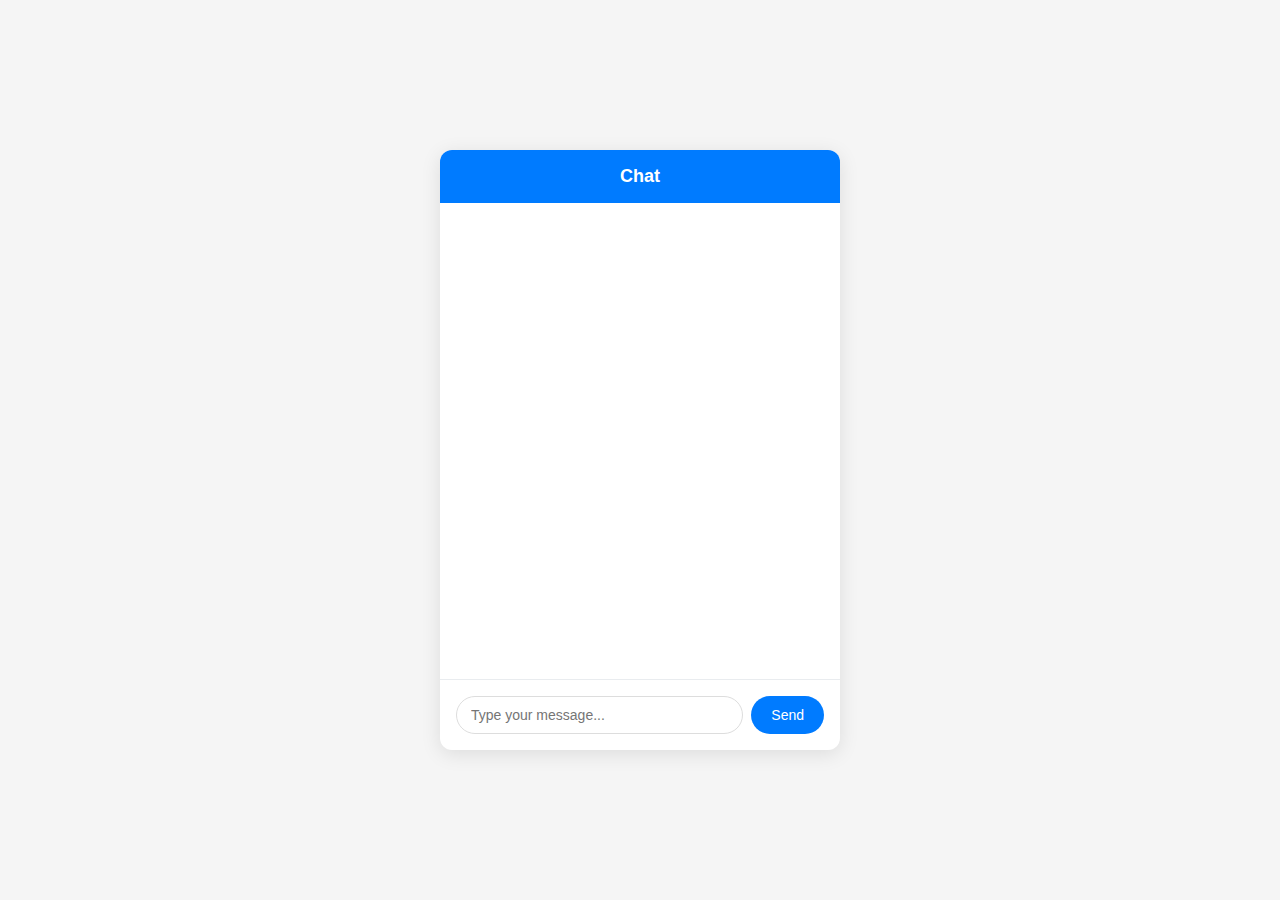
<file: project/index.html>
<!DOCTYPE html>
<html lang="en">
<head>
    <meta charset="UTF-8">
    <meta name="viewport" content="width=device-width, initial-scale=1.0">
    <title>Simple Chat</title>
    <link rel="stylesheet" href="styles.css">
   
</head>
<body>
    <div class="chat-container">
        <div class="chat-header">
            <h2>Chat</h2>
        </div>
        
        <div class="chat-messages" id="chatMessages">
            
        </div>
        
        <div class="chat-input">
            <input type="text" id="messageInput" placeholder="Type your message..." maxlength="500">
            <button id="sendButton">Send</button>
        </div>
    </div>
    <script src="https://cdn.socket.io/4.7.2/socket.io.min.js"></script>
    <script src="script.js"></script>
</body>
</html>
</file>
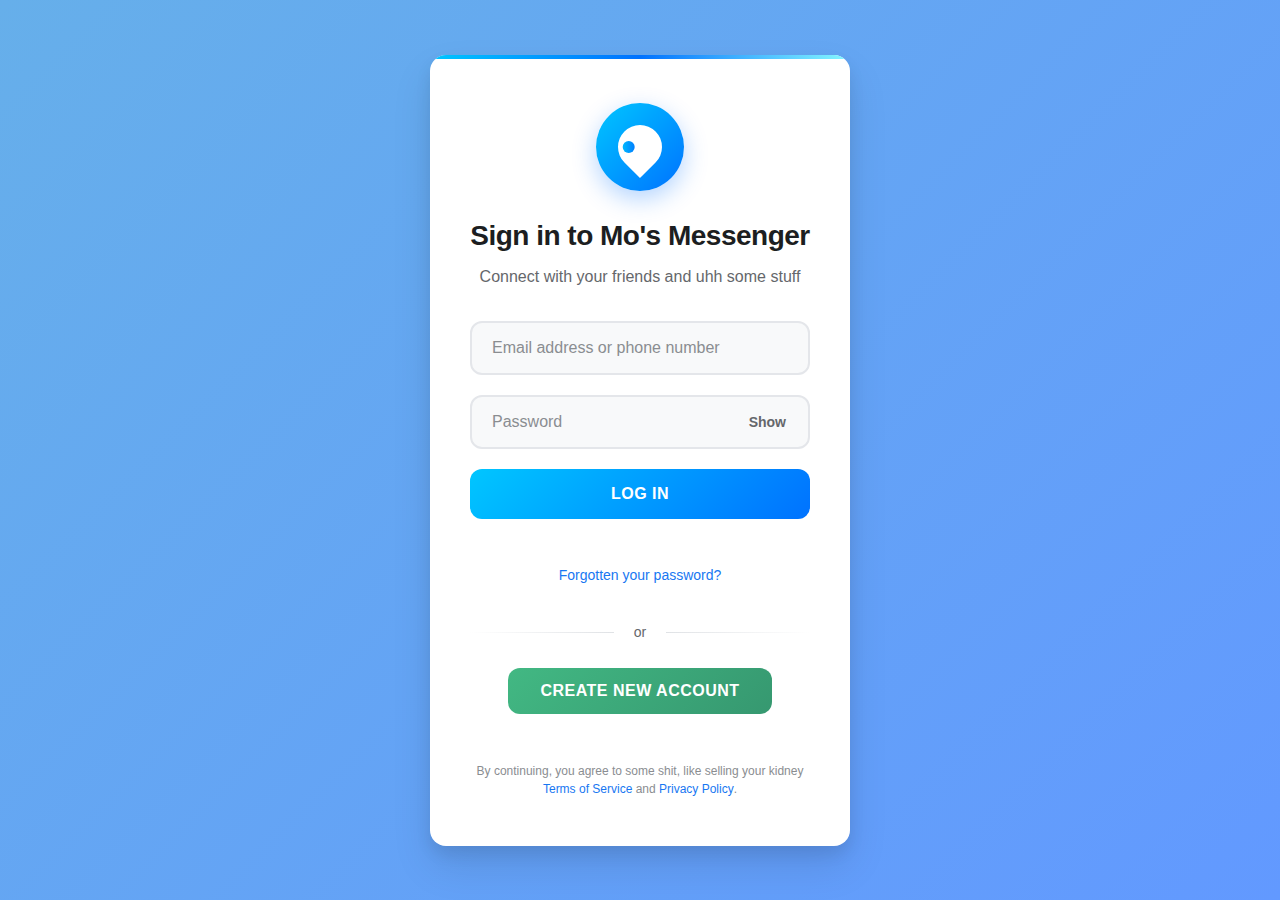
<file: project/login.html>
<!DOCTYPE html>
<html lang="en">
<head>
    <meta charset="UTF-8">
    <meta name="viewport" content="width=device-width, initial-scale=1.0">
    <title>Messenger - Log In</title>
    <link rel="stylesheet" href="login-style.css">
</head>
<body>
    <div class="login-container">
        <div class="messenger-logo">
            <div class="logo-icon"></div>
        </div>
        
        <h1 class="login-title">Sign in to  Mo's Messenger</h1>
        <p class="login-subtitle">Connect with your friends and uhh some stuff</p>
        
        <form id="loginForm" class="login-form">
            <div class="form-group">
                <input 
                    type="text" 
                    class="form-input" 
                    placeholder="Email address or phone number"
                    required
                    id="email"
                >
                <span class="error-message" id="emailError"></span>
            </div>
            
            <div class="form-group">
                <div class="password-wrapper">
                    <input 
                        type="password" 
                        class="form-input" 
                        id="password"
                        placeholder="Password"
                        required
                    >
                    <button type="button" class="toggle-password" onclick="togglePassword()">
                        <span id="toggleText">Show</span>
                    </button>
                </div>
                <span class="error-message" id="passwordError"></span>
            </div>
            
            <button type="submit" class="login-button" id="loginBtn">
                <span class="button-text">Log In</span>
                <div class="loading-spinner" id="loadingSpinner"></div>
            </button>
        </form>
        
        <a href="#" class="forgot-password">Forgotten your password?</a>
        
        <div class="divider">
            <span>or</span>
        </div>
        
        <button class="create-account-button" onclick="createAccount()">
            Create new account
        </button>
        
        <div class="social-login">
            <!-- Google and Apple login buttons removed -->
        </div>
        
        <div class="footer-text">
            By continuing, you agree to some shit, like selling your kidney 
            <a href="#">Terms of Service</a> and 
            <a href="#">Privacy Policy</a>.
        </div>
    </div>

    <script src="script.js"></script>
</body>
</html>
</file>
<file: project/styles.css>
* {
  margin: 0;
  padding: 0;
  box-sizing: border-box;
}

body {
  font-family: -apple-system, BlinkMacSystemFont, "Segoe UI", Roboto, sans-serif;
  background-color: #f5f5f5;
  display: flex;
  justify-content: center;
  align-items: center;
  min-height: 100vh;
  padding: 20px;
}

.chat-container {
  width: 100%;
  max-width: 400px;
  height: 600px;
  background: white;
  border-radius: 12px;
  box-shadow: 0 4px 20px rgba(0, 0, 0, 0.1);
  display: flex;
  flex-direction: column;
  overflow: hidden;
}

.chat-header {
  background: #007bff;
  color: white;
  padding: 16px 20px;
  text-align: center;
}

.chat-header h2 {
  font-size: 18px;
  font-weight: 600;
}

.chat-messages {
  flex: 1;
  padding: 16px;
  overflow-y: auto;
  display: flex;
  flex-direction: column;
  gap: 12px;
}

.message {
  display: flex;
  flex-direction: column;
  max-width: 80%;
  word-wrap: break-word;
}

.message.sent {
  align-self: flex-end;
  align-items: flex-end;
}

.message.received {
  align-self: flex-start;
  align-items: flex-start;
}

.message-content {
  background: #e9ecef;
  padding: 10px 14px;
  border-radius: 18px;
  font-size: 14px;
  line-height: 1.4;
}

.message.sent .message-content {
  background: #007bff;
  color: white;
}

.message-time {
  font-size: 11px;
  color: #6c757d;
  margin-top: 4px;
  padding: 0 6px;
}

.chat-input {
  display: flex;
  padding: 16px;
  border-top: 1px solid #e9ecef;
  gap: 8px;
}

#messageInput {
  flex: 1;
  padding: 10px 14px;
  border: 1px solid #ddd;
  border-radius: 20px;
  font-size: 14px;
  outline: none;
  transition: border-color 0.2s;
}

#messageInput:focus {
  border-color: #007bff;
}

#sendButton {
  padding: 10px 20px;
  background: #007bff;
  color: white;
  border: none;
  border-radius: 20px;
  font-size: 14px;
  cursor: pointer;
  transition: background-color 0.2s;
}

#sendButton:hover {
  background: #0056b3;
}

#sendButton:disabled {
  background: #ccc;
  cursor: not-allowed;
}

/* Scrollbar styling */
.chat-messages::-webkit-scrollbar {
  width: 6px;
}

.chat-messages::-webkit-scrollbar-track {
  background: #f1f1f1;
  border-radius: 3px;
}

.chat-messages::-webkit-scrollbar-thumb {
  background: #c1c1c1;
  border-radius: 3px;
}

.chat-messages::-webkit-scrollbar-thumb:hover {
  background: #a8a8a8;
}

/* Mobile responsiveness */
@media (max-width: 480px) {
  body {
    padding: 10px;
  }

  .chat-container {
    height: calc(100vh - 20px);
    max-width: none;
  }

  .message {
    max-width: 90%;
  }
}
</file>
<file: project/login-style.css>
/* Reset and Base Styles */
* {
    margin: 0;
    padding: 0;
    box-sizing: border-box;
}

body {
    font-family: -apple-system, BlinkMacSystemFont, 'Segoe UI', Roboto, Helvetica, Arial, sans-serif;
    background: linear-gradient(135deg, #66afea 0%, #6299ff 100%);
    min-height: 100vh;
    display: flex;
    align-items: center;
    justify-content: center;
    padding: 20px;
    line-height: 1.5;
}

/* Login Container */
.login-container {
    background: white;
    border-radius: 16px;
    box-shadow: 0 20px 40px rgba(0, 0, 0, 0.1), 0 8px 16px rgba(0, 0, 0, 0.08);
    padding: 48px 40px;
    width: 100%;
    max-width: 420px;
    text-align: center;
    position: relative;
    overflow: hidden;
}

.login-container::before {
    content: '';
    position: absolute;
    top: 0;
    left: 0;
    right: 0;
    height: 4px;
    background: linear-gradient(90deg, #00c6ff, #0072ff, #86f7ff);
}

/* Messenger Logo */
.messenger-logo {
    width: 88px;
    height: 88px;
    background: linear-gradient(135deg, #00c6ff 0%, #0072ff 100%);
    border-radius: 50%;
    margin: 0 auto 24px;
    display: flex;
    align-items: center;
    justify-content: center;
    position: relative;
    box-shadow: 0 8px 24px rgba(0, 114, 255, 0.3);
    transition: transform 0.3s ease;
}

.messenger-logo:hover {
    transform: scale(1.05);
}

.logo-icon {
    width: 44px;
    height: 44px;
    background: white;
    border-radius: 50% 50% 50% 0;
    transform: rotate(-45deg);
    position: relative;
}

.logo-icon::after {
    content: '';
    position: absolute;
    top: 8px;
    left: 8px;
    width: 12px;
    height: 12px;
    background: linear-gradient(135deg, #00c6ff, #0072ff);
    border-radius: 50%;
}

/* Typography */
.login-title {
    font-size: 28px;
    font-weight: 700;
    color: #1c1e21;
    margin-bottom: 8px;
    letter-spacing: -0.5px;
}

.login-subtitle {
    font-size: 16px;
    color: #65676b;
    margin-bottom: 32px;
    font-weight: 400;
}

/* Form Styles */
.login-form {
    margin-bottom: 24px;
}

.form-group {
    margin-bottom: 20px;
    text-align: left;
    position: relative;
}

.form-input {
    width: 100%;
    padding: 16px 20px;
    border: 2px solid #e4e6ea;
    border-radius: 12px;
    font-size: 16px;
    background: #f8f9fa;
    transition: all 0.3s ease;
    font-weight: 400;
}

.form-input:focus {
    outline: none;
    border-color: #1877f2;
    background: white;
    box-shadow: 0 0 0 4px rgba(24, 119, 242, 0.1);
    transform: translateY(-2px);
}

.form-input::placeholder {
    color: #8a8d91;
    font-weight: 400;
}

.form-input.error {
    border-color: #e41e3f;
    background: #fef7f7;
}

.form-input.error:focus {
    border-color: #e41e3f;
    box-shadow: 0 0 0 4px rgba(228, 30, 63, 0.1);
}

/* Password Field */
.password-wrapper {
    position: relative;
}

.toggle-password {
    position: absolute;
    right: 16px;
    top: 50%;
    transform: translateY(-50%);
    background: none;
    border: none;
    color: #65676b;
    cursor: pointer;
    font-size: 14px;
    font-weight: 600;
    padding: 4px 8px;
    border-radius: 6px;
    transition: all 0.2s ease;
}

.toggle-password:hover {
    color: #1877f2;
    background: rgba(24, 119, 242, 0.1);
}

/* Error Messages */
.error-message {
    display: block;
    color: #e41e3f;
    font-size: 13px;
    margin-top: 6px;
    font-weight: 500;
    opacity: 0;
    transform: translateY(-10px);
    transition: all 0.3s ease;
}

.error-message.show {
    opacity: 1;
    transform: translateY(0);
}

/* Login Button */
.login-button {
    width: 100%;
    padding: 16px;
    background: linear-gradient(135deg, #00c6ff 0%, #0072ff 100%);
    color: white;
    border: none;
    border-radius: 12px;
    font-size: 16px;
    font-weight: 700;
    cursor: pointer;
    transition: all 0.3s ease;
    margin-bottom: 20px;
    position: relative;
    overflow: hidden;
    text-transform: uppercase;
    letter-spacing: 0.5px;
}

.login-button:hover {
    transform: translateY(-2px);
    box-shadow: 0 8px 25px rgba(0, 114, 255, 0.4);
}

.login-button:active {
    transform: translateY(0);
}

.login-button:disabled {
    opacity: 0.7;
    cursor: not-allowed;
    transform: none;
}

.login-button .button-text {
    transition: opacity 0.3s ease;
}

.login-button.loading .button-text {
    opacity: 0;
}

/* Loading Spinner */
.loading-spinner {
    position: absolute;
    top: 50%;
    left: 50%;
    transform: translate(-50%, -50%);
    width: 20px;
    height: 20px;
    border: 2px solid rgba(255, 255, 255, 0.3);
    border-top: 2px solid white;
    border-radius: 50%;
    opacity: 0;
    transition: opacity 0.3s ease;
}

.login-button.loading .loading-spinner {
    opacity: 1;
    animation: spin 1s linear infinite;
}

@keyframes spin {
    0% { transform: translate(-50%, -50%) rotate(0deg); }
    100% { transform: translate(-50%, -50%) rotate(360deg); }
}

/* Links */
.forgot-password {
    color: #1877f2;
    text-decoration: none;
    font-size: 14px;
    font-weight: 500;
    margin-bottom: 10px;
    display: inline-block;
    transition: all 0.2s ease;
}

.forgot-password:hover {
    text-decoration: underline;
    color: #166fe5;
}

/* Divider */
.divider {
    position: relative;
    margin: 24px 0;
}

.divider::before {
    content: '';
    position: absolute;
    top: 50%;
    left: 0;
    right: 0;
    height: 1px;
    background: linear-gradient(90deg, transparent, #dadde1, transparent);
}

.divider span {
    position: relative;
    z-index: 1;
    background: white;
    color: #65676b;
    padding: 0 20px;
    font-size: 14px;
    font-weight: 500;
}

/* Create Account Button */
.create-account-button {
    background: linear-gradient(135deg, #42b883 0%, #369870 100%);
    color: white;
    border: none;
    padding: 14px 32px;
    border-radius: 12px;
    font-size: 16px;
    font-weight: 600;
    cursor: pointer;
    transition: all 0.3s ease;
    margin-bottom: 24px;
    text-transform: uppercase;
    letter-spacing: 0.5px;
}

.create-account-button:hover {
    transform: translateY(-2px);
    box-shadow: 0 8px 25px rgba(66, 184, 131, 0.4);
}

/* Social Login */
.social-login {
    margin: 24px 0;
}

.social-btn {
    width: 100%;
    padding: 12px 16px;
    border: 2px solid #e4e6ea;
    border-radius: 12px;
    background: white;
    color: #1c1e21;
    font-size: 14px;
    font-weight: 600;
    cursor: pointer;
    transition: all 0.3s ease;
    display: flex;
    align-items: center;
    justify-content: center;
    gap: 12px;
    margin-bottom: 12px;
}

.social-btn:hover {
    border-color: #1877f2;
    transform: translateY(-1px);
    box-shadow: 0 4px 12px rgba(0, 0, 0, 0.1);
}

.social-icon {
    width: 20px;
    height: 20px;
}

.google-btn:hover {
    border-color: #4285F4;
}

.apple-btn:hover {
    border-color: #000;
}

/* Footer */
.footer-text {
    font-size: 12px;
    color: #8a8d91;
    line-height: 1.5;
    margin-top: 24px;
}

.footer-text a {
    color: #1877f2;
    text-decoration: none;
    font-weight: 500;
}

.footer-text a:hover {
    text-decoration: underline;
}

/* Responsive Design */
@media (max-width: 480px) {
    body {
        padding: 10px;
    }
    
    .login-container {
        padding: 32px 24px;
        border-radius: 12px;
    }
    
    .messenger-logo {
        width: 72px;
        height: 72px;
        margin-bottom: 20px;
    }
    
    .logo-icon {
        width: 36px;
        height: 36px;
    }
    
    .login-title {
        font-size: 24px;
    }
    
    .login-subtitle {
        font-size: 14px;
        margin-bottom: 24px;
    }
    
    .form-input {
        padding: 14px 16px;
        font-size: 16px; /* Prevents zoom on iOS */
    }
    
    .login-button, .create-account-button {
        padding: 14px;
    }
}

@media (max-width: 360px) {
    .login-container {
        padding: 24px 16px;
    }
    
    .social-btn {
        font-size: 13px;
        padding: 10px 12px;
    }
}

/* Animation Classes */
.fade-in {
    animation: fadeIn 0.5s ease-out;
}

@keyframes fadeIn {
    from {
        opacity: 0;
        transform: translateY(20px);
    }
    to {
        opacity: 1;
        transform: translateY(0);
    }
}

.shake {
    animation: shake 0.5s ease-in-out;
}

@keyframes shake {
    0%, 100% { transform: translateX(0); }
    25% { transform: translateX(-5px); }
    75% { transform: translateX(5px); }
}

/* Focus visible for accessibility */
.login-button:focus-visible,
.create-account-button:focus-visible,
.social-btn:focus-visible {
    outline: 2px solid #1877f2;
    outline-offset: 2px;
}

.form-input:focus-visible {
    outline: none;
}
</file>
